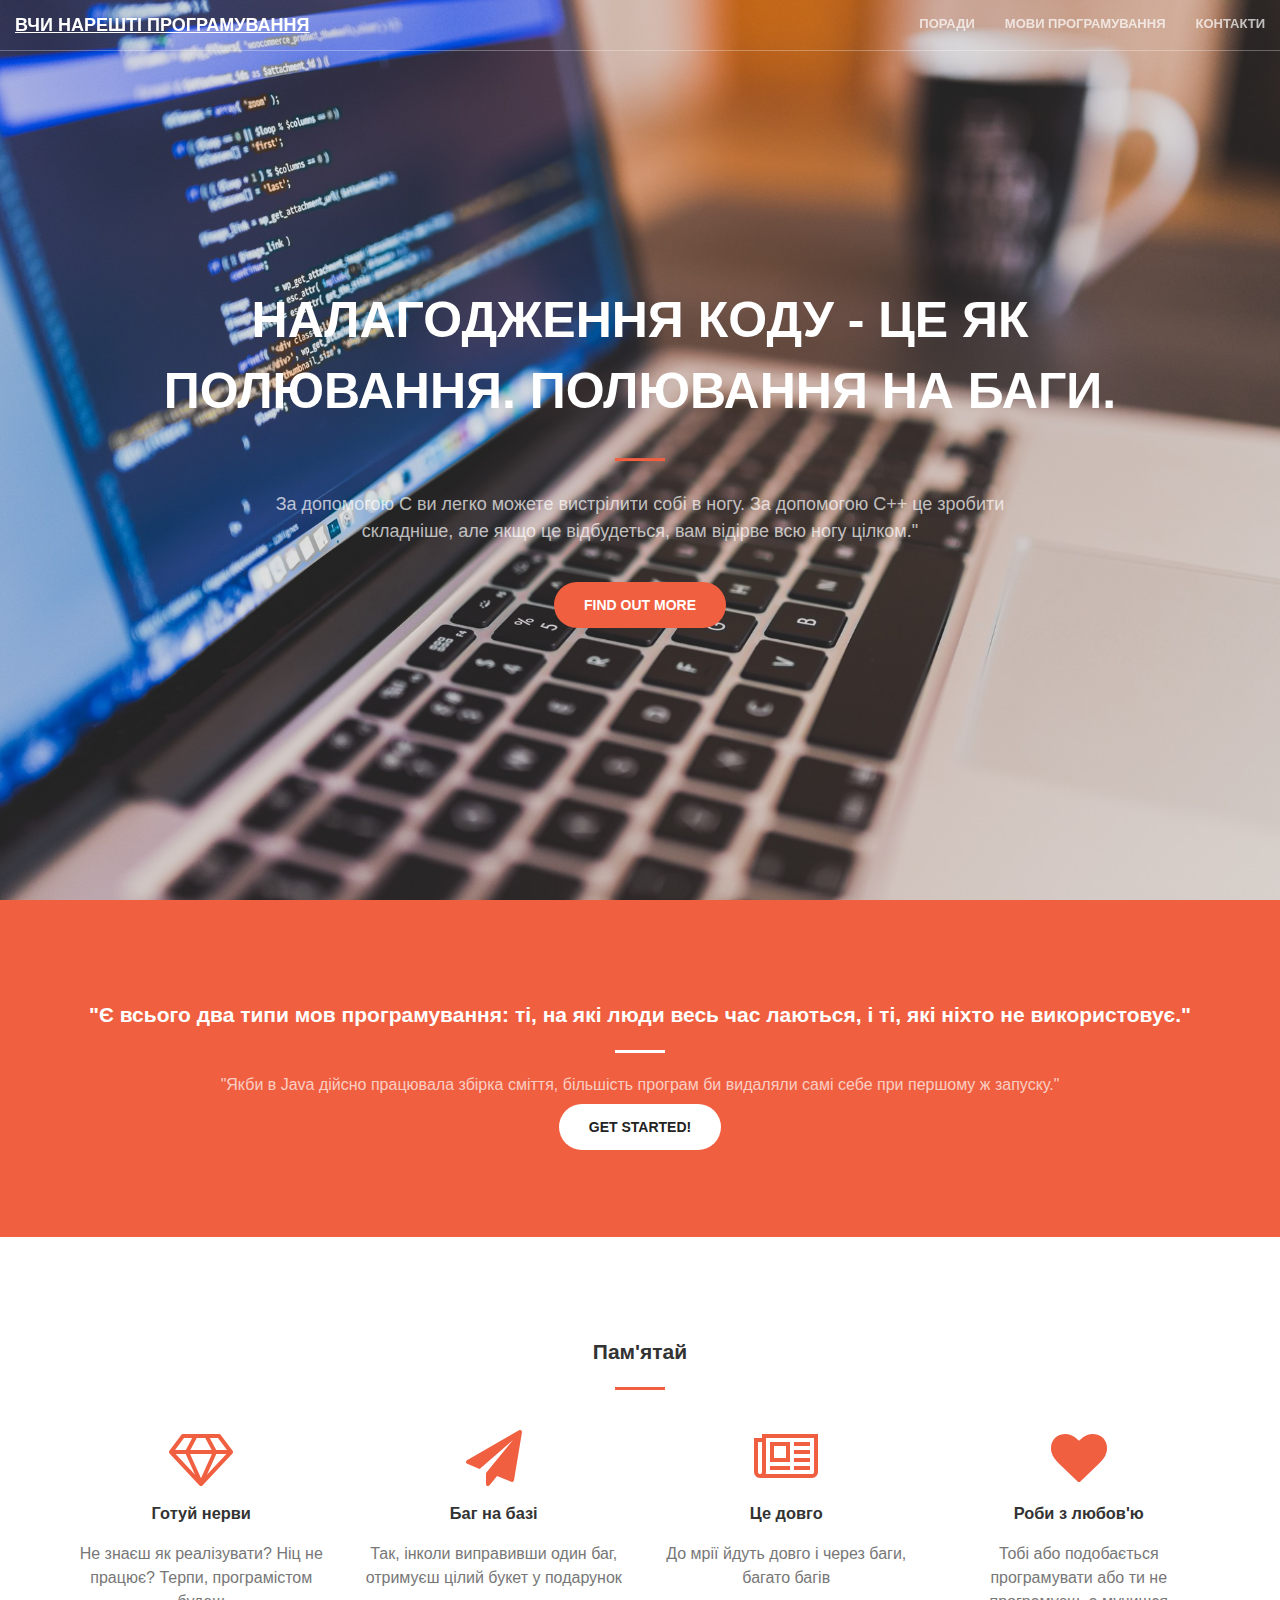
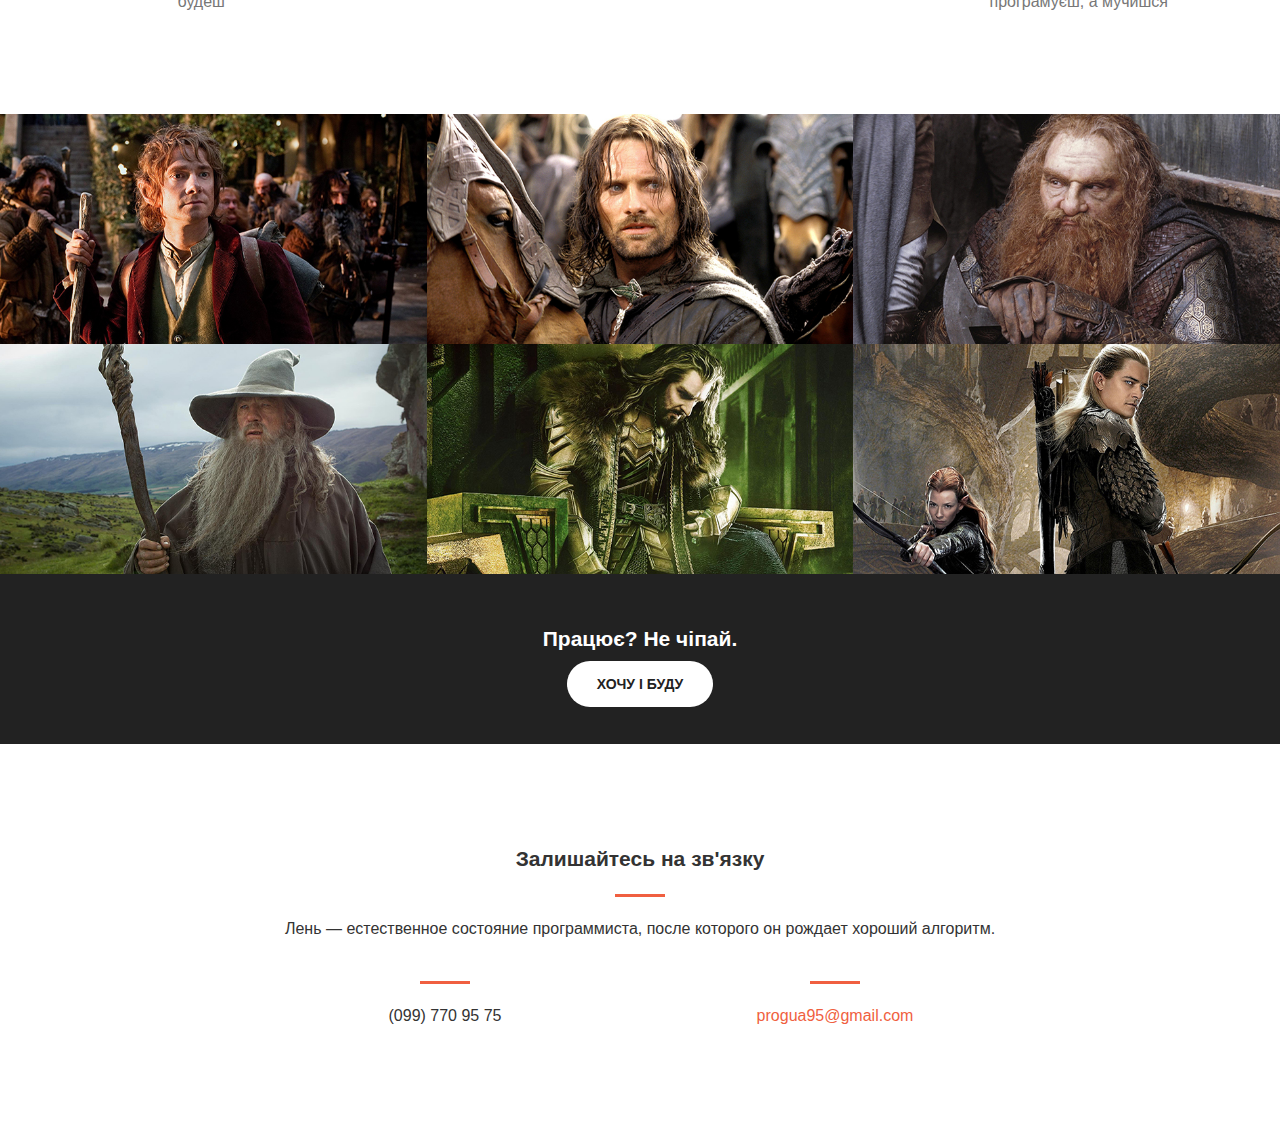
<file: index.html>
<html>
<head>
    <title>ProgramerLite</title>
    <meta charset="utf-8">
    <meta name="viewport" content="width=device-width, initial-scale=1">
    <meta name="description" content="Go and work">
    <meta name="author" content="Bendasyuk">
    <meta name="keywords" content = "С++,С#,Java,JavaScript,Python,C"> 

    <!-- CSS -->
    <link href="css/block/css/blocks.css" rel="stylesheet">
    <!-- Шрифти -->
    <link href="css/font/css/font.css" rel="stylesheet" type="text/css">
    <link href="css/creative.css" rel="stylesheet">
</head>

<body id="page-top" onload="start()" onscroll="nav-color()">
    
    <!-- Навігація по сайту -->
    <nav id="mainNav" class="navbar navbar-default navbar-fixed-top">
        <div class="container-fluid" id="nav-color">
          <div class="navbar-header">
                <a class="navbar-brand page-scroll" href="#page-top">Вчи нарешті програмування</a>
            </div>
            <div>
                <ul class="nav navbar-nav navbar-right">
                    <li>
                        <a href="#services"> Поради </a>
                    </li>
                    <li>
                        <a href="#portfolio"> Мови програмування </a>
                    </li>
                    <li>
                        <a href="#contact"> Контакти </a>
                    </li>
                </ul>
            </div>
          </div>
    </nav>

    <header id="header-image">
        <center>
        <div class="header-content" >
            <div class="header-content-inner">
                <h1 id="homeHeading">Налагодження коду - це як полювання. Полювання на баги.</h1>
                <hr>
                <p>За допомогою C ви легко можете вистрілити собі в ногу. За допомогою C++ це зробити складніше, але якщо це відбудеться, вам відірве всю ногу цілком."</p>
                <a href="#about" class="btn btn-primary btn-xl ">Find Out More</a>
            </div>
        </div>
        </center>   
    </header>

    <section class="bg-primary" id="about">
        <center>
        <div class="container">
            <div class="row">
                <div class="text-center">
                    <h2 class="section-heading">"Є всього два типи мов програмування: ті, на які люди весь час лаються, і ті, які ніхто не використовує."</h2>
                    <hr class="light">
                    <p class="text-faded">"Якби в Java дійсно працювала збірка сміття, більшість програм би видаляли самі себе при першому ж запуску."</p>
                    <a href="#services" class="btn btn-default btn-xl sr-button">Get Started!</a>
                </div>
            </div>
        </div>
        </center>
    </section>

    <section id="services">
        <center>
        <div class="container">
            <div class="row">
                <div class="text-center">
                    <h2 class="section-heading" align="center">Пам'ятай</h2>
                    <hr class="primary">
                </div>
            </div>
        </div>
        <div class="container">
            <div class="row">
                <div class="col-lg-3 col-md-6 text-center">
                    <div class="service-box">
                        <i class="fa fa-4x fa-diamond text-primary sr-icons"></i>
                        <h3>Готуй нерви</h3>
                        <p class="text-muted">Не знаєш як реалізувати? Ніц не працює? Терпи, програмістом будеш</p>
                    </div>
                </div>
                <div class="col-lg-3 col-md-6 text-center">
                    <div class="service-box">
                        <i class="fa fa-4x fa-paper-plane text-primary sr-icons"></i>
                        <h3>Баг на базі</h3>
                        <p class="text-muted">Так, інколи виправивши один баг, отримуєш цілий букет у подарунок</p>
                    </div>
                </div>
                <div class="col-lg-3 col-md-6 text-center">
                    <div class="service-box">
                        <i class="fa fa-4x fa-newspaper-o text-primary sr-icons"></i>
                        <h3>Це довго</h3>
                        <p class="text-muted">До мрії йдуть довго і через баги, багато багів</p>
                    </div>
                </div>
                <div class="col-lg-3 col-md-6 text-center">
                    <div class="service-box">
                        <i class="fa fa-4x fa-heart text-primary sr-icons"></i>
                        <h3>Роби з любов'ю</h3>
                        <p class="text-muted">Тобі або подобається програмувати або ти не програмуєш, а мучишся</p>
                    </div>
                </div>
            </div>
        </div>
            </center>
    </section>

    <section class="no-padding" id="portfolio">
        <div class="container-fluid">
            <div class="row no-gutter popup-gallery">
                <div class="col-lg-4 col-sm-6">
                    <a href="%D0%A1++.html" class="portfolio-box">
                        <img src="img/portfolio/thumbnails/1.jpg" class="img-responsive" alt="">
                        <div class="portfolio-box-caption">
                            <div class="portfolio-box-caption-content">
                                <div class="project-category text-faded">
                                    Мова програмування
                                </div>
                                <div class="project-name">
                                    C++
                                </div>
                            </div>
                        </div>
                    </a>
                </div>
                <div class="col-lg-4 col-sm-6">
                    <a href="Java.html" class="portfolio-box">
                        <img src="img/portfolio/thumbnails/2.jpg" class="img-responsive" alt="">
                        <div class="portfolio-box-caption">
                            <div class="portfolio-box-caption-content">
                                <div class="project-category text-faded">
                                    Мова програмування
                                </div>
                                <div class="project-name">
                                    Java
                                </div>
                            </div>
                        </div>
                    </a>
                </div>
                <div class="col-lg-4 col-sm-6">
                    <a href="C.html" class="portfolio-box">
                        <img src="img/portfolio/thumbnails/3.jpg" class="img-responsive" alt="">
                        <div class="portfolio-box-caption">
                            <div class="portfolio-box-caption-content">
                                <div class="project-category text-faded">
                                    Мова програмування
                                </div>
                                <div class="project-name">
                                    C
                                </div>
                            </div>
                        </div>
                    </a>
                </div>
                <div class="col-lg-4 col-sm-6">
                    <a href="Csharp.html" class="portfolio-box">
                        <img src="img/portfolio/thumbnails/4.jpg" class="img-responsive" >
                        <div class="portfolio-box-caption">
                            <div class="portfolio-box-caption-content">
                                <div class="project-category text-faded">
                                    Мова програмування
                                </div>
                                <div class="project-name">
                                    С#
                                </div>
                            </div>
                        </div>
                    </a>
                </div>
                <div class="col-lg-4 col-sm-6">
                    <a href="Pyton.html" class="portfolio-box">
                        <img src="img/portfolio/thumbnails/5.jpg" class="img-responsive" alt="">
                        <div class="portfolio-box-caption">
                            <div class="portfolio-box-caption-content">
                                <div class="project-category text-faded">
                                    Мова програмування
                                </div>
                                <div class="project-name">
                                    Python
                                </div>
                            </div>
                        </div>
                    </a>
                </div>
                <div class="col-lg-4 col-sm-6">
                    <a href="JavaScript.html" class="portfolio-box">
                        <img src="img/portfolio/thumbnails/6.jpg" class="img-responsive" alt="">
                        <div class="portfolio-box-caption">
                            <div class="portfolio-box-caption-content">
                                <div class="project-category text-faded">
                                    Мова програмування
                                </div>
                                <div class="project-name">
                                    JavaScript
                                </div>
                            </div>
                        </div>
                    </a>
                </div>
            </div>
        </div>
    </section>

    <aside class="bg-dark">
        <center>
        <div class="container text-center">
            <div class="call-to-action">
                <h2>Працює? Не чіпай.</h2>
                <a href="" class="btn btn-default btn-xl sr-button"> Хочу і буду </a>
            </div>
        </div>
        </center>
    </aside>

    <section id="contact">
        <center>
        <div class="container">
            <div class="row">
                <div class="col-lg-8 col-lg-offset-2 text-center">
                    <h2 class="section-heading">Залишайтесь на зв'язку</h2>
                    <hr class="primary">
                 <p> Лень — естественное состояние программиста, после которого он рождает хороший алгоритм.</p>
                </div>
                <div class="col-lg-4 col-lg-offset-2 text-center">
                    <hr class="primary">
                    <i class="fa fa-phone fa-3x sr-contact"></i>
                    <p>(099) 770 95 75</p>
                </div>
                <div class="col-lg-4 text-center">
                    <i class="fa fa-envelope-o fa-3x sr-contact"></i>
                    <hr class="primary">
                    <p><a href="mailto:progua95@gmail.com">progua95@gmail.com</a></p>
                </div>
            </div>
        </div>
        </center>
    </section>

    <!-- Theme JavaScript -->

    <script type="text/javascript">
        function start() {
            window.setInterval(changeI, 3000);
    
        }
       var elem;
            
        function changeI(){
            if(elem==1){
              window.document.getElementById("header-image").style.backgroundImage="url(img/header.jpg)";
               elem=2; 
            }
            else{
                if(elem==2){
                  window.document.getElementById("header-image").style.backgroundImage="url(img/header2.jpg)";
                elem=3;
                } else
                    {
                 window.document.getElementById("header-image").style.backgroundImage="url(img/header3.jpeg)" ; 
                        elem=1;
                    }
            }
       }
</script>
    
    <script type="text/javascript">
   // function nav-color()
   //     {
   // window.document.getElementsByClassName("container-fluid").style.backgroundColor="#F05F40"; 
   //      }    
    </script>
    

    <script type="text/javascript">
        window.onscroll = function(){
            var html = document.documentElement, body = document.body;
            var BgcStyle = document.getElementsByClassName('container-fluid').style;
            if(html.scrollTop>899||body.scrollTop>899) { //alert(BgcStyle);
                document.getElementById("nav-color").style.backgroundColor="#F05F40";
            } 
           else
            document.getElementById("nav-color").style.backgroundColor="#11ffee00";
        }
        
    </script>
    
  </body>
</html>
</file>
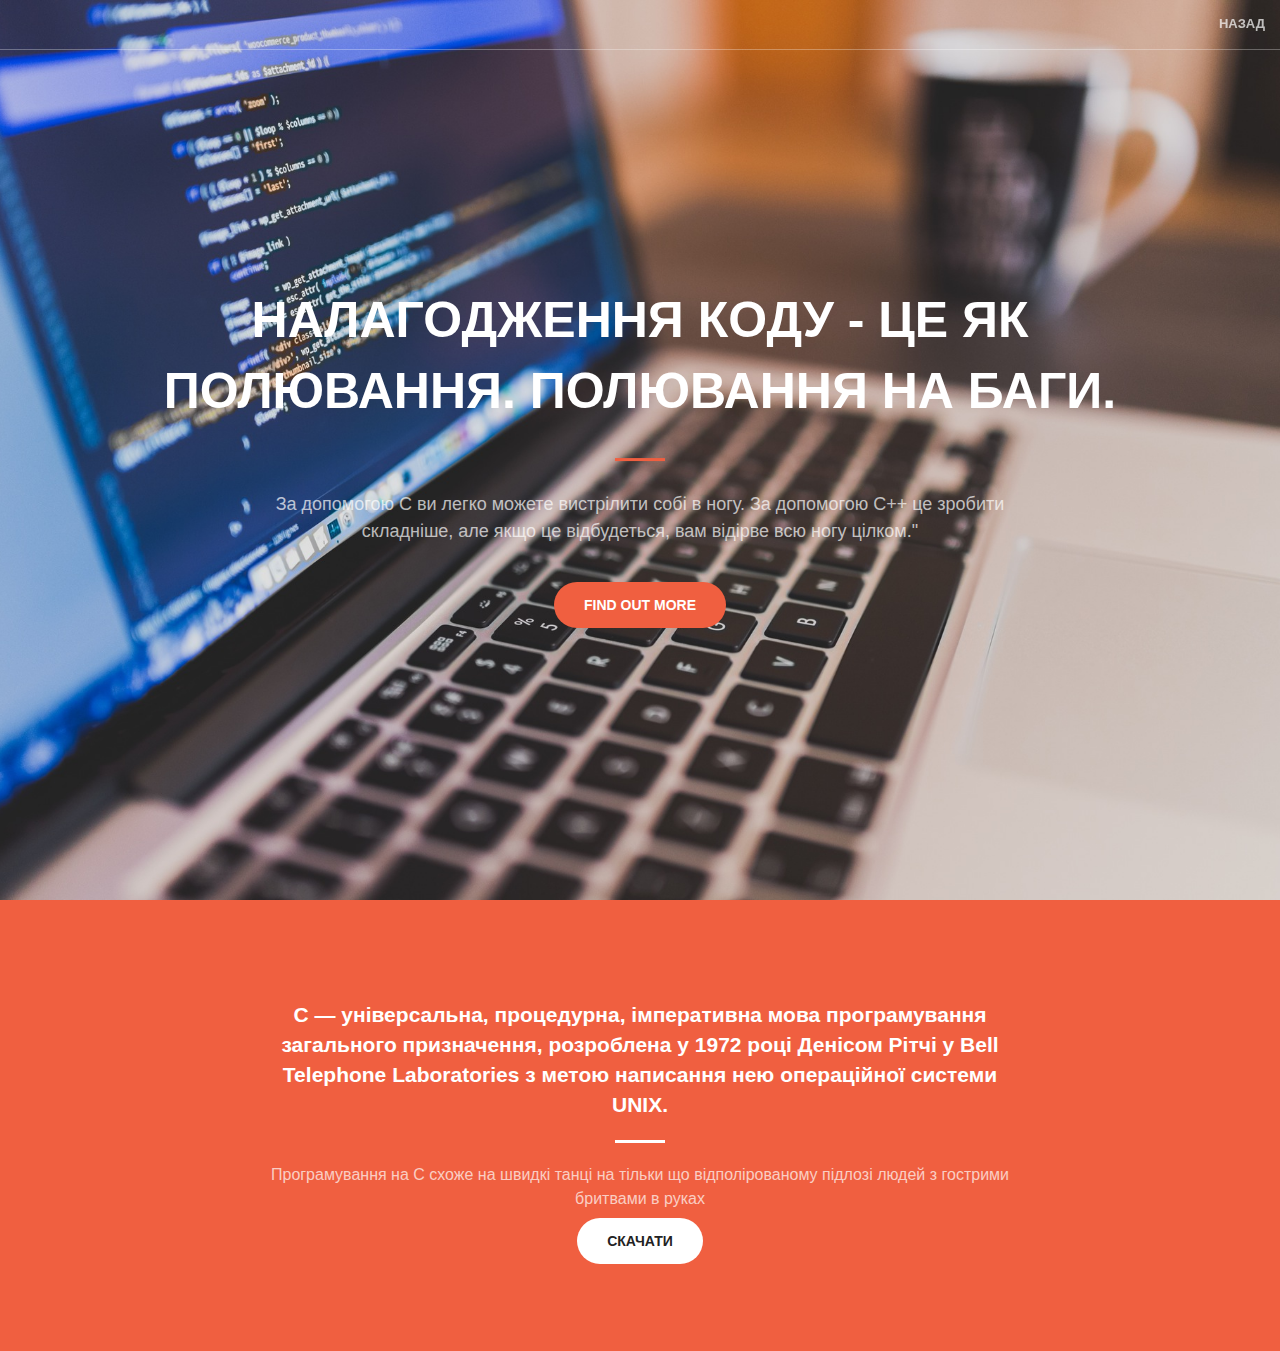
<file: C.html>
<html>
<head>
    <title>С</title>
    <meta charset="utf-8">
    <meta name="viewport" content="width=device-width, initial-scale=1">
    <meta name="description" content="Go and work">
    <meta name="author" content="Bendasyuk">

    <!-- CSS -->
    <link href="css/block/css/blocks.css" rel="stylesheet">
    <!-- Шрифти -->
    <link href="css/font/css/font.css" rel="stylesheet" type="text/css">
    <link href="css/creative.css" rel="stylesheet">
</head>
<body>
       <nav id="mainNav" class="navbar navbar-default navbar-fixed-top">
        <div class="container-fluid">
          <div class="navbar-header">
           </div>
            <div class="collapse navbar-collapse" id="bs-example-navbar-collapse-1">
                <ul class="nav navbar-nav navbar-right">
                    <li>
                        <a class="page-scroll" href="index.html">Назад</a>
                    </li>
                 </ul>
            </div>
          </div>
    </nav>
    
    <header>
        <center>
        <div class="header-content">
            <div class="header-content-inner">
                <h1 id="homeHeading">Налагодження коду - це як полювання. Полювання на баги.</h1>
                <hr>
                <p>За допомогою C ви легко можете вистрілити собі в ногу. За допомогою C++ це зробити складніше, але якщо це відбудеться, вам відірве всю ногу цілком."</p>
                <a href="#about" class="btn btn-primary btn-xl page-scroll">Find Out More</a>
            </div>
        </div>
        </center>   
    </header>

    <section class="bg-primary" id="about">
        <center>
        <div class="container">
            <div class="row">
                <div class="col-lg-8 col-lg-offset-2 text-center">
                    <h2 class="section-heading">C — універсальна, процедурна, імперативна мова програмування загального призначення, розроблена у 1972 році Денісом Рітчі у Bell Telephone Laboratories з метою написання нею операційної системи UNIX.</h2>
                    <hr class="light">
                    <p class="text-faded">Програмування на С схоже на швидкі танці на тільки що відполірованому підлозі людей з гострими бритвами в руках</p>
                    <a href="C++.pdf" download class="btn btn-default btn-xl sr-button">Скачати</a>
                </div>
            </div>
        </div>
        </center>
    </section>

</body>
</html>
</file>
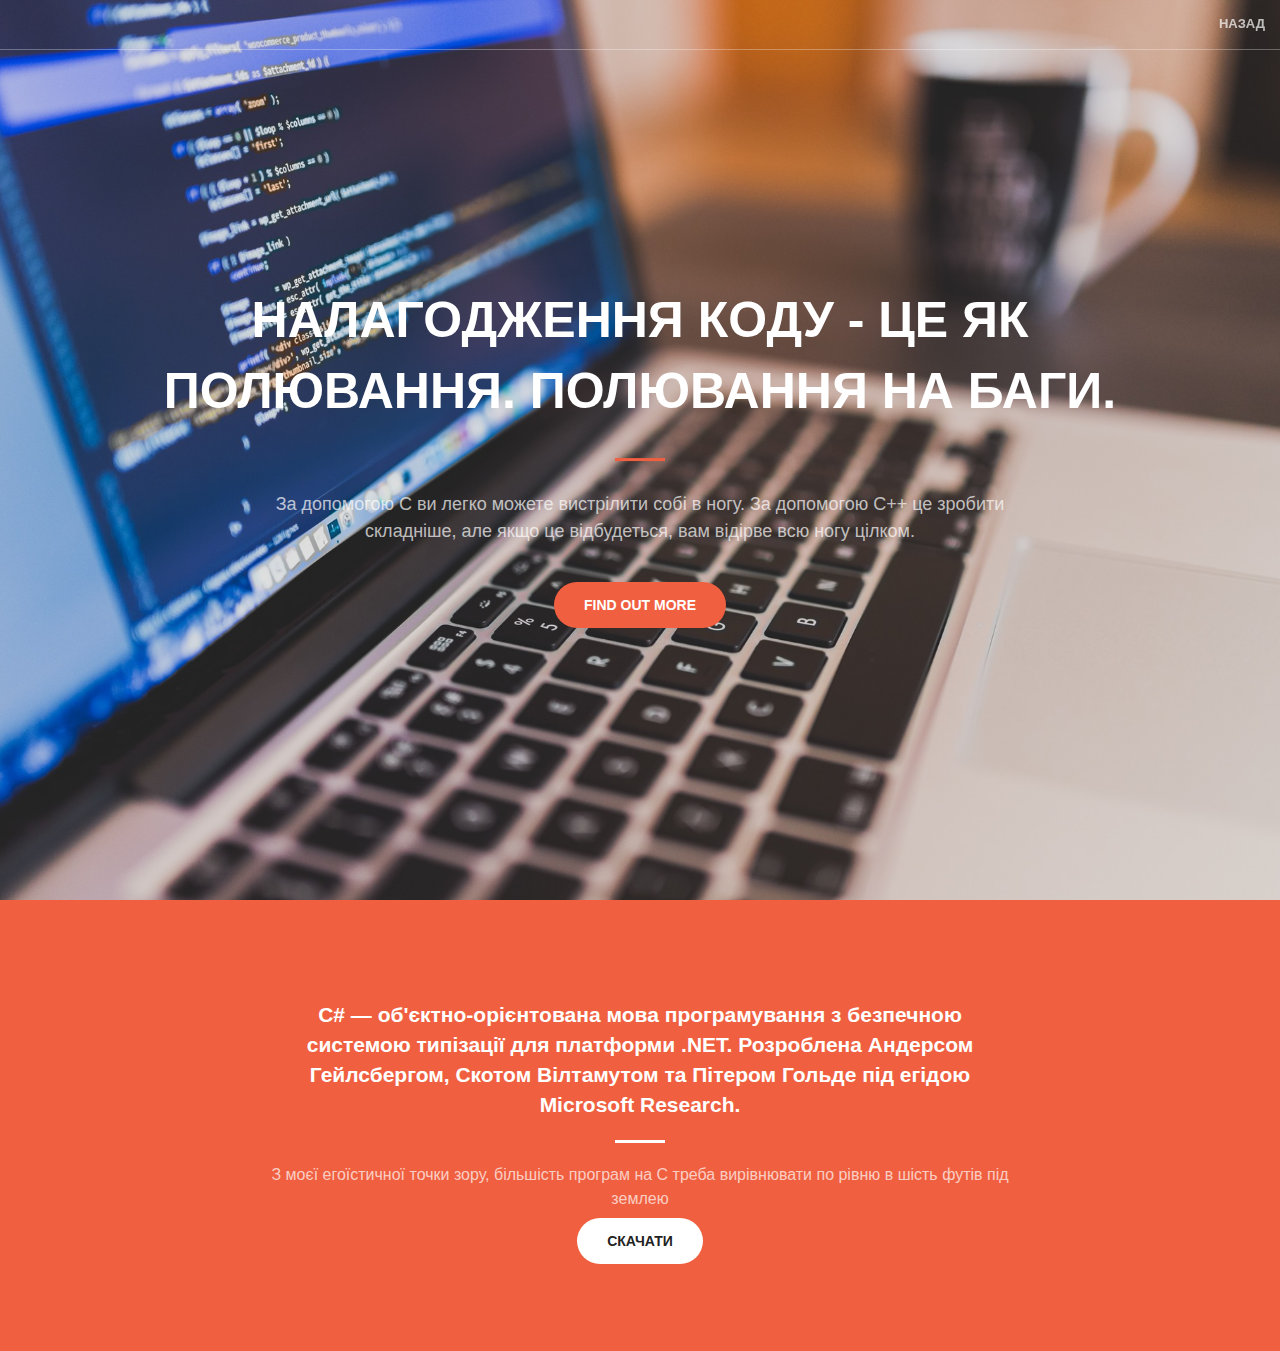
<file: Csharp.html>
<html>
<head>
    <title>С#</title>
    <meta charset="utf-8">
    <meta name="viewport" content="width=device-width, initial-scale=1">
    <meta name="description" content="Go and work">
    <meta name="author" content="Bendasyuk">

    <!-- CSS -->
    <link href="css/block/css/blocks.css" rel="stylesheet">
    <!-- Шрифти -->
    <link href="css/font/css/font.css" rel="stylesheet" type="text/css">
    <link href="css/creative.css" rel="stylesheet">
</head>

<body>
            <nav id="mainNav" class="navbar navbar-default navbar-fixed-top">
        <div class="container-fluid">
          <div class="navbar-header">
           </div>
            <div class="collapse navbar-collapse" id="bs-example-navbar-collapse-1">
                <ul class="nav navbar-nav navbar-right">
                    <li>
                        <a class="page-scroll" href="index.html">Назад</a>
                    </li>
                 </ul>
            </div>
          </div>
    </nav>
  
    <header>
        <center>
        <div class="header-content">
            <div class="header-content-inner">
                <h1 id="homeHeading">Налагодження коду - це як полювання. Полювання на баги.</h1>
                <hr>
                <p>За допомогою C ви легко можете вистрілити собі в ногу. За допомогою C++ це зробити складніше, але якщо це відбудеться, вам відірве всю ногу цілком.</p>
                <a href="#about" class="btn btn-primary btn-xl page-scroll">Find Out More</a>
            </div>
        </div>
        </center>   
    </header>

    <section class="bg-primary" id="about">
        <center>
        <div class="container">
            <div class="row">
                <div class="col-lg-8 col-lg-offset-2 text-center">
                    <h2 class="section-heading">C# — об'єктно-орієнтована мова програмування з безпечною системою типізації для платформи .NET. Розроблена Андерсом Гейлсбергом, Скотом Вілтамутом та Пітером Гольде під егідою Microsoft Research.</h2>
                    <hr class="light">
                    <p class="text-faded">З моєї егоїстичної точки зору, більшість програм на C треба вирівнювати по рівню в шість футів під землею</p>
                    <a href="C++.pdf" download class="page-scroll btn btn-default btn-xl sr-button">Скачати</a>
                </div>
            </div>
        </div>
        </center>
    </section>
</body>
</html>
</file>
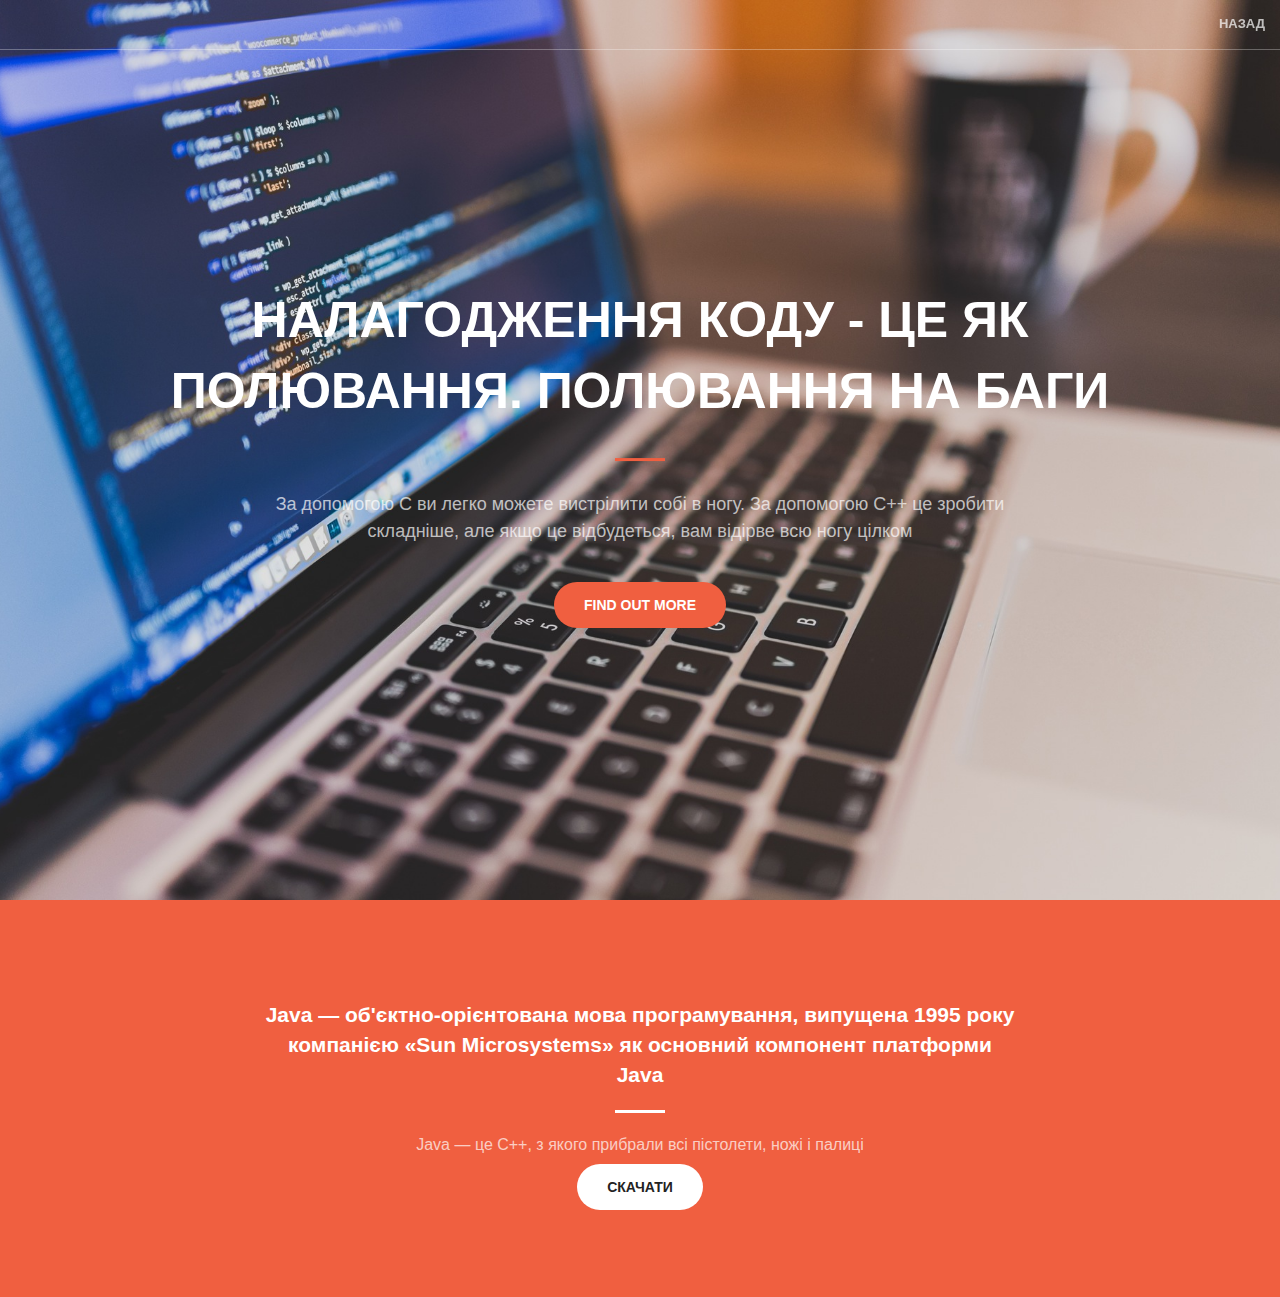
<file: Java.html>
<html>
<head>
    <title>Java</title>
    <meta charset="utf-8">
    <meta name="viewport" content="width=device-width, initial-scale=1">
    <meta name="description" content="Go and work">
    <meta name="author" content="Bendasyuk">

    <!-- Bootstrap Core CSS -->
    <link href="css/block/css/blocks.css" rel="stylesheet">
    <!-- Custom Fonts -->
    <link href="css/font/css/font.css" rel="stylesheet" type="text/css">
    <link href="css/creative.css" rel="stylesheet">
</head>

<body>
    
       <nav id="mainNav" class="navbar navbar-default navbar-fixed-top">
        <div class="container-fluid">
          <div class="navbar-header">
           </div>
            <div class="collapse navbar-collapse" id="bs-example-navbar-collapse-1">
                <ul class="nav navbar-nav navbar-right">
                    <li>
                        <a class="page-scroll" href="index.html">Назад</a>
                    </li>
                 </ul>
            </div>
          </div>
    </nav>

    <header>
        <center>
        <div class="header-content">
            <div class="header-content-inner">
                <h1 id="homeHeading">Налагодження коду - це як полювання. Полювання на баги</h1>
                <hr>
                <p>За допомогою C ви легко можете вистрілити собі в ногу. За допомогою C++ це зробити складніше, але якщо це відбудеться, вам відірве всю ногу цілком</p>
                <a href="#about" class="btn btn-primary btn-xl page-scroll">Find Out More</a>
            </div>
        </div>
        </center>   
    </header>

    <section class="bg-primary" id="about">
        <center>
        <div class="container">
            <div class="row">
                <div class="col-lg-8 col-lg-offset-2 text-center">
                    <h2 class="section-heading">Java — об'єктно-орієнтована мова програмування, випущена 1995 року компанією «Sun Microsystems» як основний компонент платформи Java</h2>
                    <hr class="light">
                    <p class="text-faded">Java — це C++, з якого прибрали всі пістолети, ножі і палиці</p>
                    <a href="Java.pdf" download class=" btn btn-default btn-xl sr-button">Скачати</a>
                </div>
            </div>
        </div>
        </center>
    </section>

</body>
</html>
</file>
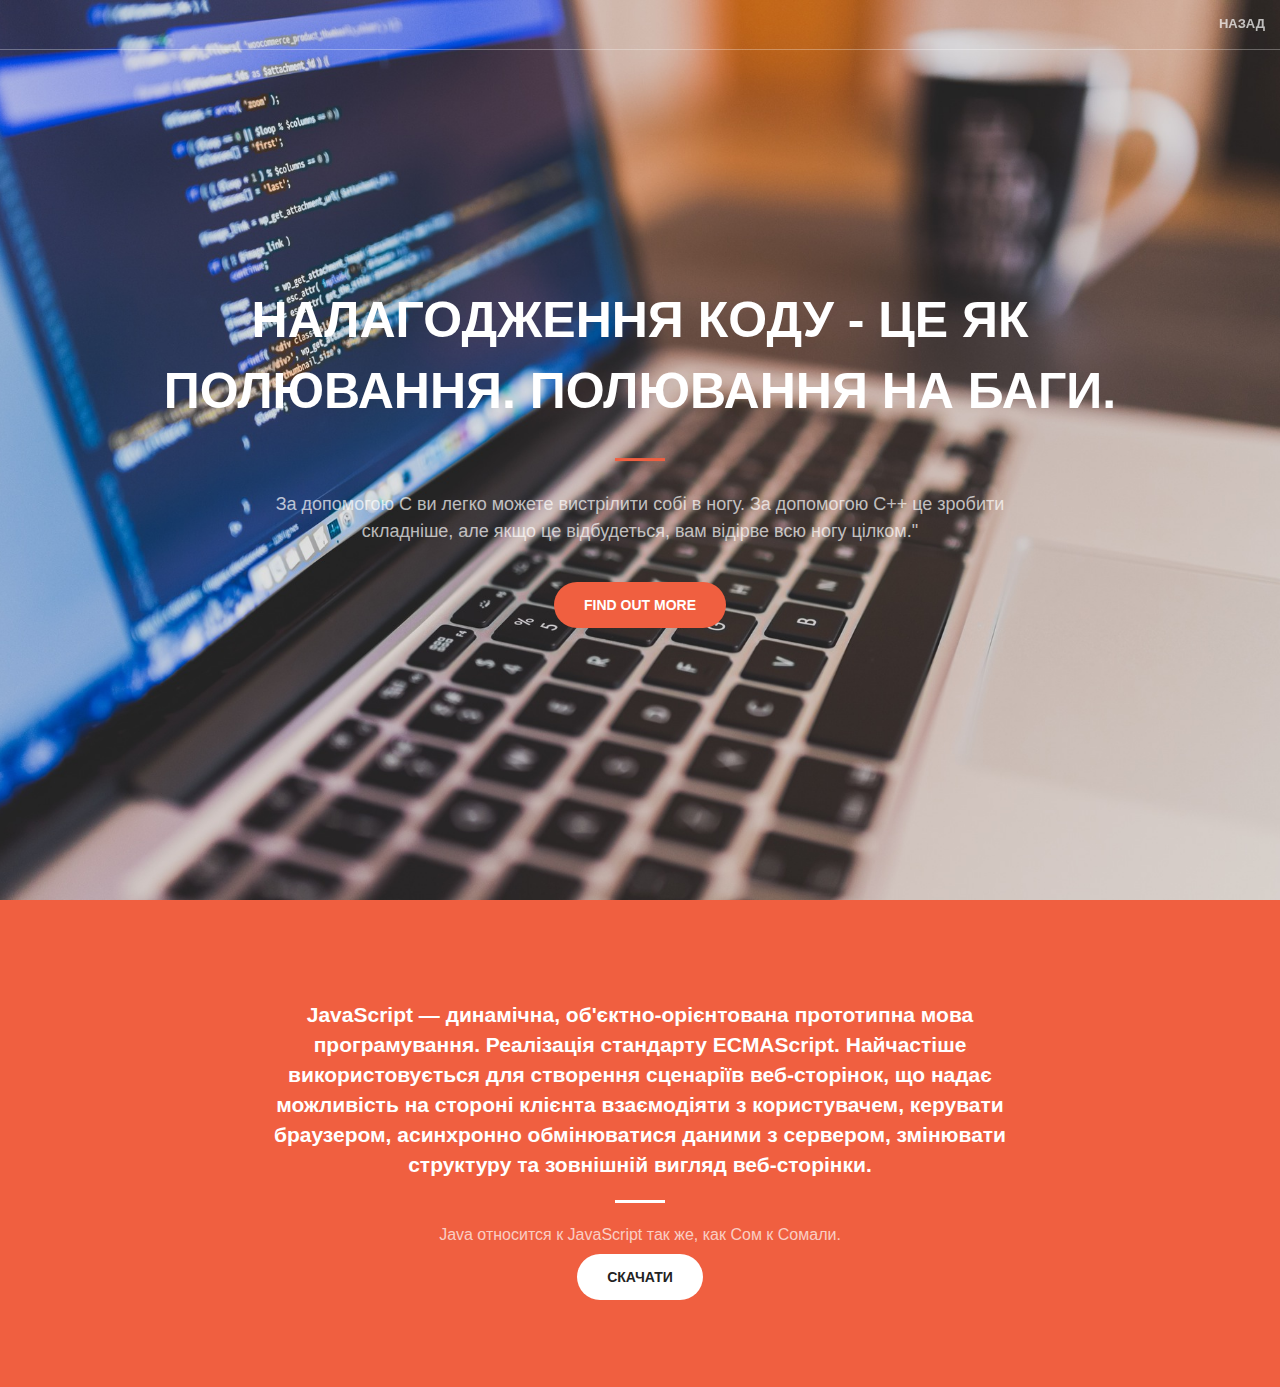
<file: JavaScript.html>
<html>
<head>
    <title>JavaScript</title>
    <meta charset="utf-8">
    <meta name="viewport" content="width=device-width, initial-scale=1">
    <meta name="description" content="Go and work">
    <meta name="author" content="Bendasyuk">

    <!-- Bootstrap Core CSS -->
    <link href="css/block/css/blocks.css" rel="stylesheet">
    <!-- Custom Fonts -->
    <link href="css/font/css/font.css" rel="stylesheet" type="text/css">
    <link href="css/creative.css" rel="stylesheet">
</head>

<body>
        <nav id="mainNav" class="navbar navbar-default navbar-fixed-top">
        <div class="container-fluid">
          <div class="navbar-header">
           </div>
            <div class="collapse navbar-collapse" id="bs-example-navbar-collapse-1">
                <ul class="nav navbar-nav navbar-right">
                    <li>
                        <a class="page-scroll" href="index.html">Назад</a>
                    </li>
                 </ul>
            </div>
          </div>
    </nav>
    
    <header>
        <center>
        <div class="header-content">
            <div class="header-content-inner">
                <h1 id="homeHeading">Налагодження коду - це як полювання. Полювання на баги.</h1>
                <hr>
                <p>За допомогою C ви легко можете вистрілити собі в ногу. За допомогою C++ це зробити складніше, але якщо це відбудеться, вам відірве всю ногу цілком."</p>
                <a href="#about" class="btn btn-primary btn-xl page-scroll">Find Out More</a>
            </div>
        </div>
        </center>   
    </header>

    <section class="bg-primary" id="about">
        <center>
        <div class="container">
            <div class="row">
                <div class="col-lg-8 col-lg-offset-2 text-center">
                    <h2 class="section-heading">JavaScript — динамічна, об'єктно-орієнтована прототипна мова програмування. Реалізація стандарту ECMAScript. Найчастіше використовується для створення сценаріїв веб-сторінок, що надає можливість на стороні клієнта  взаємодіяти з користувачем, керувати браузером, асинхронно обмінюватися даними з сервером, змінювати структуру та зовнішній вигляд веб-сторінки.</h2>
                    <hr class="light">
                    <p class="text-faded">Java относится к JavaScript так же, как Сом к Сомали.</p>
                    <a href="Java.pdf" download class=" btn btn-default btn-xl sr-button">Скачати</a>
                </div>
            </div>
        </div>
        </center>
    </section>
</body>
</html>
</file>
<file: css/block/css/blocks.css>
html {
  font-family: sans-serif;
  -webkit-text-size-adjust: 100%;
      -ms-text-size-adjust: 100%;
}
body {
  margin: 0;
}
article, aside,details,figcaption,figure,footer,header,hgroup,main,menu,nav,section,summary {
  display: block;
}
audio,canvas,progress,video {
  display: inline-block;
  vertical-align: baseline;
}
audio:not([controls]) {
  display: none;
  height: 0;
}
[hidden],
template {
  display: none;
}
a {
  background-color: transparent;
}
a:active,
a:hover {
  outline: 0;
}
abbr[title] {
  border-bottom: 1px dotted;
}
b,
strong {
  font-weight: bold;
}
dfn {
  font-style: italic;
}
h1 {
  margin: .67em 0;
  font-size: 2em;
}
mark {
  color: #000;
  background: #ff0;
}
small {
  font-size: 80%;
}
sub,
sup {
  position: relative;
  font-size: 75%;
  line-height: 0;
  vertical-align: baseline;
}
sup {
  top: -.5em;
}
sub {
  bottom: -.25em;
}
img {
  border: 0;
}
svg:not(:root) {
  overflow: hidden;
}
figure {
  margin: 1em 40px;
}
hr {
  height: 0;
  -webkit-box-sizing: content-box;
     -moz-box-sizing: content-box;
          box-sizing: content-box;
}
pre {
  overflow: auto;
}
code,
kbd,
pre,
samp {
  font-family: monospace, monospace;
  font-size: 1em;
}

button {
  overflow: visible;
}
button,
select {
  text-transform: none;
}
button,
html input[type="button"],
input[type="reset"],
input[type="submit"] {
  -webkit-appearance: button;
  cursor: pointer;
}
button[disabled],html input[disabled] {
  cursor: default;
}
button::-moz-focus-inner,
input::-moz-focus-inner {
  padding: 0;
  border: 0;
}
input {
  line-height: normal;
}
input[type="checkbox"],
input[type="radio"] {
  -webkit-box-sizing: border-box;
     -moz-box-sizing: border-box;
          box-sizing: border-box;
  padding: 0;
}
input[type="number"]::-webkit-inner-spin-button,
input[type="number"]::-webkit-outer-spin-button {
  height: auto;
}
input[type="search"] {
  -webkit-box-sizing: content-box;
     -moz-box-sizing: content-box;
          box-sizing: content-box;
  -webkit-appearance: textfield;
}
input[type="search"]::-webkit-search-cancel-button,
input[type="search"]::-webkit-search-decoration {
  -webkit-appearance: none;
}
fieldset {
  padding: .35em .625em .75em;
  margin: 0 2px;
  border: 1px solid #c0c0c0;
}
legend {
  padding: 0;
  border: 0;
}
textarea {
  overflow: auto;
}
optgroup {
  font-weight: bold;
}
table {
  border-spacing: 0;
  border-collapse: collapse;
}
td,
th {
  padding: 0;
}

@media print {
  *,
  *:before,
  *:after {
    color: #000 !important;
    text-shadow: none !important;
    background: transparent !important;
    -webkit-box-shadow: none !important;
            box-shadow: none !important;
  }
  a,
  a:visited {
    text-decoration: underline;
  }
  a[href]:after {
    content: " (" attr(href) ")";
  }
  abbr[title]:after {
    content: " (" attr(title) ")";
  }
  a[href^="#"]:after,
  a[href^="javascript:"]:after {
    content: "";
  }
  pre,
  blockquote {
    border: 1px solid #999;

    page-break-inside: avoid;
  }
  thead {
    display: table-header-group;
  }
  tr,
  img {
    page-break-inside: avoid;
  }
  img {
    max-width: 100% !important;
  }
  p,
  h2,
  h3 {
    orphans: 3;
    widows: 3;
  }
  h2,
  h3 {
    page-break-after: avoid;
  }

  .btn > .caret,
  .dropup > .btn > .caret {
    border-top-color: #000 !important;
  }
  .label {
    border: 1px solid #000;
  }
  .table {
    border-collapse: collapse !important;
  }
  .table td,
  .table th {
    background-color: #fff !important;
  }
  .table-bordered th,
  .table-bordered td {
    border: 1px solid #ddd !important;
  }
}

* {
  -webkit-box-sizing: border-box;
     -moz-box-sizing: border-box;
          box-sizing: border-box;
}
*:before,
*:after {
  -webkit-box-sizing: border-box;
     -moz-box-sizing: border-box;
          box-sizing: border-box;
}
html {
  font-size: 10px;
  -webkit-tap-highlight-color: rgba(0, 0, 0, 0);
}
body {
  font-family: "Helvetica Neue", Helvetica, Arial, sans-serif;
  font-size: 14px;
  line-height: 1.42857143;
  color: #333;
  background-color: #fff;
}
input,button,select,textarea {
  font-family: inherit;
  font-size: inherit;
  line-height: inherit;
}
a {
  color: #337ab7;
  text-decoration: none;
}
a:hover,
a:focus {
  color: #23527c;
  text-decoration: underline;
}
a:focus {
  outline: 5px auto -webkit-focus-ring-color;
  outline-offset: -2px;
}
figure {
  margin: 0;
}
img {
  vertical-align: middle;
}
.img-responsive,
.thumbnail > img,
.thumbnail a > img,
.carousel-inner > .item > img,
.carousel-inner > .item > a > img {
  display: block;
  max-width: 100%;
  height: auto;
}
.img-rounded {
  border-radius: 6px;
}
.img-thumbnail {
  display: inline-block;
  max-width: 100%;
  height: auto;
  padding: 4px;
  line-height: 1.42857143;
  background-color: #fff;
  border: 1px solid #ddd;
  border-radius: 4px;
  -webkit-transition: all .2s ease-in-out;
       -o-transition: all .2s ease-in-out;
          transition: all .2s ease-in-out;
}
.img-circle {
  border-radius: 50%;
}
hr {
  margin-top: 20px;
  margin-bottom: 20px;
  border: 0;
  border-top: 1px solid #eee;
}
.sr-only {
  position: absolute;
  width: 1px;
  height: 1px;
  padding: 0;
  margin: -1px;
  overflow: hidden;
  clip: rect(0, 0, 0, 0);
  border: 0;
}
.sr-only-focusable:active,
.sr-only-focusable:focus {
  position: static;
  width: auto;
  height: auto;
  margin: 0;
  overflow: visible;
  clip: auto;
}
[role="button"] {
  cursor: pointer;
}

p {
  margin: 0 0 10px;
}
.lead {
  margin-bottom: 20px;
  font-size: 16px;
  font-weight: 300;
  line-height: 1.4;
}
@media (min-width: 768px) {
  .lead {
    font-size: 21px;
  }
}
small,
.small {
  font-size: 85%;
}
mark,
.mark {
  padding: .2em;
  background-color: #fcf8e3;
}
.text-left {
  text-align: left;
}
.text-right {
  text-align: right;
}
.text-center {
  text-align: center;
}
.text-justify {
  text-align: justify;
}
.text-nowrap {
  white-space: nowrap;
}
.text-lowercase {
  text-transform: lowercase;
}
.text-uppercase {
  text-transform: uppercase;
}
.text-capitalize {
  text-transform: capitalize;
}
.text-muted {
  color: #777;
}
.text-primary {
  color: #337ab7;
}
a.text-primary:hover,
a.text-primary:focus {
  color: #286090;
}
.bg-primary {
  color: #fff;
  background-color: #337ab7;
}
a.bg-primary:hover,
a.bg-primary:focus {
  background-color: #286090;
}
.bg-success {
  background-color: #dff0d8;
}
a.bg-success:hover,
a.bg-success:focus {
  background-color: #c1e2b3;
}
.bg-info {
  background-color: #d9edf7;
}
a.bg-info:hover,
a.bg-info:focus {
  background-color: #afd9ee;
}
.bg-warning {
  background-color: #fcf8e3;
}
a.bg-warning:hover,
a.bg-warning:focus {
  background-color: #f7ecb5;
}
.bg-danger {
  background-color: #f2dede;
}
a.bg-danger:hover,
a.bg-danger:focus {
  background-color: #e4b9b9;
}
.page-header {
  padding-bottom: 9px;
  margin: 40px 0 20px;
  border-bottom: 1px solid #eee;
}
ul,
ol {
  margin-top: 0;
  margin-bottom: 10px;
}
ul ul,
ol ul,
ul ol,
ol ol {
  margin-bottom: 0;
}
.list-unstyled {
  padding-left: 0;
  list-style: none;
}
.list-inline {
  padding-left: 0;
  margin-left: -5px;
  list-style: none;
}
.list-inline > li {
  display: inline-block;
  padding-right: 5px;
  padding-left: 5px;
}
dl {
  margin-top: 0;
  margin-bottom: 20px;
}
dt,
dd {
  line-height: 1.42857143;
}
dt {
  font-weight: bold;
}
dd {
  margin-left: 0;
}
@media (min-width: 768px) {
  .dl-horizontal dt {
    float: left;
    width: 160px;
    overflow: hidden;
    clear: left;
    text-align: right;
    text-overflow: ellipsis;
    white-space: nowrap;
  }
  .dl-horizontal dd {
    margin-left: 180px;
  }
}
abbr[title],
abbr[data-original-title] {
  cursor: help;
  border-bottom: 1px dotted #777;
}
.initialism {
  font-size: 90%;
  text-transform: uppercase;
}
blockquote {
  padding: 10px 20px;
  margin: 0 0 20px;
  font-size: 17.5px;
  border-left: 5px solid #eee;
}
blockquote p:last-child,
blockquote ul:last-child,
blockquote ol:last-child {
  margin-bottom: 0;
}
blockquote footer,
blockquote small,
blockquote .small {
  display: block;
  font-size: 80%;
  line-height: 1.42857143;
  color: #777;
}
blockquote footer:before,
blockquote small:before,
blockquote .small:before {
  content: '\2014 \00A0';
}
.blockquote-reverse,
blockquote.pull-right {
  padding-right: 15px;
  padding-left: 0;
  text-align: right;
  border-right: 5px solid #eee;
  border-left: 0;
}
.blockquote-reverse footer:before,
blockquote.pull-right footer:before,
.blockquote-reverse small:before,
blockquote.pull-right small:before,
.blockquote-reverse .small:before,
blockquote.pull-right .small:before {
  content: '';
}
.blockquote-reverse footer:after,
blockquote.pull-right footer:after,
.blockquote-reverse small:after,
blockquote.pull-right small:after,
.blockquote-reverse .small:after,
blockquote.pull-right .small:after {
  content: '\00A0 \2014';
}
address {
  margin-bottom: 20px;
  font-style: normal;
  line-height: 1.42857143;
}
code,
kbd,
pre,
samp {
  font-family: Menlo, Monaco, Consolas, "Courier New", monospace;
}
code {
  padding: 2px 4px;
  font-size: 90%;
  color: #c7254e;
  background-color: #f9f2f4;
  border-radius: 4px;
}
kbd {
  padding: 2px 4px;
  font-size: 90%;
  color: #fff;
  background-color: #333;
  border-radius: 3px;
  -webkit-box-shadow: inset 0 -1px 0 rgba(0, 0, 0, .25);
          box-shadow: inset 0 -1px 0 rgba(0, 0, 0, .25);
}
kbd kbd {
  padding: 0;
  font-size: 100%;
  font-weight: bold;
  -webkit-box-shadow: none;
          box-shadow: none;
}
pre {
  display: block;
  padding: 9.5px;
  margin: 0 0 10px;
  font-size: 13px;
  line-height: 1.42857143;
  color: #333;
  word-break: break-all;
  word-wrap: break-word;
  background-color: #f5f5f5;
  border: 1px solid #ccc;
  border-radius: 4px;
}
pre code {
  padding: 0;
  font-size: inherit;
  color: inherit;
  white-space: pre-wrap;
  background-color: transparent;
  border-radius: 0;
}
.pre-scrollable {
  max-height: 340px;
  overflow-y: scroll;
}
.container {
  padding-right: 15px;
  padding-left: 15px;
  margin-right: auto;
  margin-left: auto;
}
@media (min-width: 768px) {
  .container {
    width: 750px;
  }
}
@media (min-width: 992px) {
  .container {
    width: 970px;
  }
}
@media (min-width: 1200px) {
  .container {
    width: 1170px;
  }
}
.container-fluid {
  /*  background-color:aliceblue; */
  padding-right: 15px;
  padding-left: 15px;
  margin-right: auto;
  margin-left: auto;
}
.row {
  margin-right: -15px;
  margin-left: -15px;
}
.col-xs-1, .col-sm-1, .col-md-1, .col-lg-1, .col-xs-2, .col-sm-2, .col-md-2, .col-lg-2, .col-xs-3, .col-sm-3, .col-md-3, .col-lg-3, .col-xs-4, .col-sm-4, .col-md-4, .col-lg-4, .col-xs-5, .col-sm-5, .col-md-5, .col-lg-5, .col-xs-6, .col-sm-6, .col-md-6, .col-lg-6, .col-xs-7, .col-sm-7, .col-md-7, .col-lg-7, .col-xs-8, .col-sm-8, .col-md-8, .col-lg-8, .col-xs-9, .col-sm-9, .col-md-9, .col-lg-9, .col-xs-10, .col-sm-10, .col-md-10, .col-lg-10, .col-xs-11, .col-sm-11, .col-md-11, .col-lg-11, .col-xs-12, .col-sm-12, .col-md-12, .col-lg-12 {
  position: relative;
  min-height: 1px;
  padding-right: 15px;
  padding-left: 15px;
}

@media (min-width: 1200px) {
  .col-lg-1, .col-lg-2, .col-lg-3, .col-lg-4, .col-lg-5, .col-lg-6, .col-lg-7, .col-lg-8, .col-lg-9, .col-lg-10, .col-lg-11, .col-lg-12 {
    float: left;
  }
  .col-lg-12 {
    width: 100%;
  }
  .col-lg-11 {
    width: 91.66666667%;
  }
  .col-lg-10 {
    width: 83.33333333%;
  }
  .col-lg-9 {
    width: 75%;
  }
  .col-lg-8 {
    width: 66.66666667%;
  }
  .col-lg-7 {
    width: 58.33333333%;
  }
  .col-lg-6 {
    width: 50%;
  }
  .col-lg-5 {
    width: 41.66666667%;
  }
  .col-lg-4 {
    width: 33.33333333%;
  }
  .col-lg-3 {
    width: 25%;
  }
  .col-lg-2 {
    width: 16.66666667%;
  }
  .col-lg-1 {
    width: 8.33333333%;
  }

  .col-lg-offset-12 {
    margin-left: 100%;
  }
  .col-lg-offset-11 {
    margin-left: 91.66666667%;
  }
  .col-lg-offset-10 {
    margin-left: 83.33333333%;
  }
  .col-lg-offset-9 {
    margin-left: 75%;
  }
  .col-lg-offset-8 {
    margin-left: 66.66666667%;
  }
  .col-lg-offset-7 {
    margin-left: 58.33333333%;
  }
  .col-lg-offset-6 {
    margin-left: 50%;
  }
  .col-lg-offset-5 {
    margin-left: 41.66666667%;
  }
  .col-lg-offset-4 {
    margin-left: 33.33333333%;
  }
  .col-lg-offset-3 {
    margin-left: 25%;
  }
  .col-lg-offset-2 {
    margin-left: 16.66666667%;
  }
  .col-lg-offset-1 {
    margin-left: 8.33333333%;
  }
  .col-lg-offset-0 {
    margin-left: 0;
  }

fieldset {
  min-width: 0;
  padding: 0;
  margin: 0;
  border: 0;
}
legend {
  display: block;
  width: 100%;
  padding: 0;
  margin-bottom: 20px;
  font-size: 21px;
  line-height: inherit;
  color: #333;
  border: 0;
  border-bottom: 1px solid #e5e5e5;
}
label {
  display: inline-block;
  max-width: 100%;
  margin-bottom: 5px;
  font-weight: bold;
}

.caret {
  display: inline-block;
  width: 0;
  height: 0;
  margin-left: 2px;
  vertical-align: middle;
  border-top: 4px dashed;
  border-top: 4px solid \9;
  border-right: 4px solid transparent;
  border-left: 4px solid transparent;
}
.nav {
  padding-left: 0;
  margin-bottom: 0;
  list-style: none;
}
.nav > li {
  position: relative;
  display: block;
}
.nav > li > a {
  position: relative;
  display: block;
  padding: 10px 15px;
}
.nav > li > a:hover,
.nav > li > a:focus {
  text-decoration: none;
  background-color: #eee;
}
.nav > li.disabled > a {
  color: #777;
}
.nav > li.disabled > a:hover,
.nav > li.disabled > a:focus {
  color: #777;
  text-decoration: none;
  cursor: not-allowed;
  background-color: transparent;
}
.nav .open > a,
.nav .open > a:hover,
.nav .open > a:focus {
  background-color: #eee;
  border-color: #337ab7;
}
.nav .nav-divider {
  height: 1px;
  margin: 9px 0;
  overflow: hidden;
  background-color: #e5e5e5;
}
.nav > li > a > img {
  max-width: none;
}
.nav-tabs {
  border-bottom: 1px solid #ddd;
}
.nav-tabs > li {
  float: left;
  margin-bottom: -1px;
}
.nav-tabs > li > a {
  margin-right: 2px;
  line-height: 1.42857143;
  border: 1px solid transparent;
  border-radius: 4px 4px 0 0;
}
.nav-tabs > li > a:hover {
  border-color: #eee #eee #ddd;
}
.nav-tabs > li.active > a,
.nav-tabs > li.active > a:hover,
.nav-tabs > li.active > a:focus {
  color: #555;
  cursor: default;
  background-color: #fff;
  border: 1px solid #ddd;
  border-bottom-color: transparent;
}
.nav-tabs.nav-justified {
  width: 100%;
  border-bottom: 0;
}
.nav-tabs.nav-justified > li {
  float: none;
}
.nav-tabs.nav-justified > li > a {
  margin-bottom: 5px;
  text-align: center;
}
.nav-tabs.nav-justified > .dropdown .dropdown-menu {
  top: auto;
  left: auto;
}
@media (min-width: 768px) {
  .nav-tabs.nav-justified > li {
    display: table-cell;
    width: 1%;
  }
  .nav-tabs.nav-justified > li > a {
    margin-bottom: 0;
  }
}
.nav-tabs.nav-justified > li > a {
  margin-right: 0;
  border-radius: 4px;
}
.nav-tabs.nav-justified > .active > a,
.nav-tabs.nav-justified > .active > a:hover,
.nav-tabs.nav-justified > .active > a:focus {
  border: 1px solid #ddd;
}
@media (min-width: 768px) {
  .nav-tabs.nav-justified > li > a {
    border-bottom: 1px solid #ddd;
    border-radius: 4px 4px 0 0;
  }
  .nav-tabs.nav-justified > .active > a,
  .nav-tabs.nav-justified > .active > a:hover,
  .nav-tabs.nav-justified > .active > a:focus {
    border-bottom-color: #fff;
  }
}
.nav-pills > li {
  float: left;
}
.nav-pills > li > a {
  border-radius: 4px;
}
.nav-pills > li + li {
  margin-left: 2px;
}
.nav-pills > li.active > a,
.nav-pills > li.active > a:hover,
.nav-pills > li.active > a:focus {
  color: #fff;
  background-color: #337ab7;
}
.nav-stacked > li {
  float: none;
}
.nav-stacked > li + li {
  margin-top: 2px;
  margin-left: 0;
}
.nav-justified {
  width: 100%;
}
.nav-justified > li {
  float: none;
}
.nav-justified > li > a {
  margin-bottom: 5px;
  text-align: center;
}
.nav-justified > .dropdown .dropdown-menu {
  top: auto;
  left: auto;
}
@media (min-width: 768px) {
  .nav-justified > li {
    display: table-cell;
    width: 1%;
  }
  .nav-justified > li > a {
    margin-bottom: 0;
  }
}
.nav-tabs-justified {
  border-bottom: 0;
}
.nav-tabs-justified > li > a {
  margin-right: 0;
  border-radius: 4px;
}
.nav-tabs-justified > .active > a,
.nav-tabs-justified > .active > a:hover,
.nav-tabs-justified > .active > a:focus {
  border: 1px solid #ddd;
}
@media (min-width: 768px) {
  .nav-tabs-justified > li > a {
    border-bottom: 1px solid #ddd;
    border-radius: 4px 4px 0 0;
  }
  .nav-tabs-justified > .active > a,
  .nav-tabs-justified > .active > a:hover,
  .nav-tabs-justified > .active > a:focus {
    border-bottom-color: #fff;
  }
}
.tab-content > .tab-pane {
  display: none;
}
.tab-content > .active {
  display: block;
}
.nav-tabs .dropdown-menu {
  margin-top: -1px;
  border-top-left-radius: 0;
  border-top-right-radius: 0;
}
.navbar {
  position: relative;
  min-height: 50px;
  margin-bottom: 20px;
  border: 1px solid transparent;
}
@media (min-width: 768px) {
  .navbar {
    border-radius: 4px;
  }
}
@media (min-width: 768px) {
  .navbar-header {
    float: left;
  }
}

.navbar-fixed-top {
  max-height: 340px;
}
@media (max-device-width: 480px) and (orientation: landscape) {
  .navbar-fixed-top {
    max-height: 200px;
  }
}
.container > .navbar-header,
.container-fluid > .navbar-header, {
  margin-right: -15px;
  margin-left: -15px;

}

.navbar-fixed-top {
  position: fixed;
  right: 0;
  left: 0;
  z-index: 1030;
}
@media (min-width: 768px) {
  .navbar-fixed-top{
    border-radius: 0;
  }
}
.navbar-fixed-top {
  top: 0;
  border-width: 0 0 1px;
}
.navbar-brand {
  float: left;
  height: 50px;
  padding: 15px 15px;
  font-size: 18px;
  line-height: 20px;
}

@media (min-width: 768px) {
  .navbar > .container .navbar-brand,
  .navbar > .container-fluid .navbar-brand {
    margin-left: -15px;
  }
}
.navbar-nav {
  margin: 7.5px -15px;
}

@media (min-width: 768px) {
  .navbar-nav {
    float: left;
    margin: 0;
  }
  .navbar-nav > li {
    float: left;
  }
  .navbar-nav > li > a {
    padding-top: 15px;
    padding-bottom: 15px;
  }
}

@media (min-width: 768px) {
  .navbar-left {
    float: left !important;
  }
  .navbar-right {
    float: right !important;
    margin-right: -15px;
      
  }
  .navbar-right ~ .navbar-right {
    margin-right: 0;
  }
}
.navbar-default {
  background-color: #f8f8f8;
  border-color: #e7e7e7;
}

.clearfix:before,.clearfix:after,.dl-horizontal dd:before,.dl-horizontal dd:after,.container:before,.container:after,.container-fluid:before,.container-fluid:after,.row:before,.row:after,.form-horizontal .form-group:before,.form-horizontal .form-group:after,.btn-toolbar:before,.btn-toolbar:after,.btn-group-vertical > .btn-group:before,.btn-group-vertical > .btn-group:after,.nav:before,.nav:after,.navbar:before,.navbar:after,.navbar-header:before,.navbar-header:after,.navbar-collapse:before,.navbar-collapse:after,.pager:before,.pager:after,.panel-body:before,.panel-body:after,
.modal-header:before,.modal-header:after,.modal-footer:before,.modal-footer:after {
  display: table;
  content: " ";
}
.clearfix:after,.dl-horizontal dd:after,.container:after,.container-fluid:after,.row:after,.form-horizontal .form-group:after,.btn-toolbar:after,.btn-group-vertical > .btn-group:after,.nav:after,.navbar:after,.navbar-header:after,.navbar-collapse:after,.pager:after,.panel-body:after,.modal-header:after,.modal-footer:after {
  clear: both;
}
.center-block {
  display: block;
  margin-right: auto;
  margin-left: auto;
}
.pull-right {
  float: right !important;
}
.pull-left {
  float: left !important;
}
.hide {
  display: none !important;
}
.show {
  display: block !important;
}
.invisible {
  visibility: hidden;
}
.text-hide {
  font: 0/0 a;
  color: transparent;
  text-shadow: none;
  background-color: transparent;
  border: 0;
}
.hidden {
  display: none !important;
}
.affix {
  position: fixed;
}
@-ms-viewport {
  width: device-width;
}
</file>
<file: css/creative.css>
html, body {
  height: 100%;
  width: 100%;
}

body {
  font-family: 'Merriweather', 'Helvetica Neue', Arial, sans-serif;
}

hr {
  border-color: #F05F40;
  border-width: 3px;
  max-width: 50px;
}
hr.light {
  border-color: white;
}

a {
  transition: all 0.35s;
  color: #F05F40;
}

a:hover, a:focus {
  color: #eb3812;
}

h1,h2,h3,h4,h5,h6 {
  font-family: 'Open Sans', 'Helvetica Neue', Arial, sans-serif;
}

p {
  font-size: 16px;
  line-height: 1.5;
  margin-bottom: 20px;
}
.bg-primary {
  background-color: #F05F40;
}
.bg-dark {
  background-color: #222222;
  color: white;
}
.text-faded {
  color: rgba(255, 255, 255, 0.7);
}
section {
  padding: 100px 0;
}
aside {
  padding: 50px 0;
}
.no-padding {
  padding: 0;
}
.navbar-default {
  background-color: white;
  border-color: rgba(34, 34, 34, 0.05);
  font-family: 'Open Sans', 'Helvetica Neue', Arial, sans-serif;
  -webkit-transition: all 0.35s;
  -moz-transition: all 0.35s;
  transition: all 0.35s;
}
.navbar-default .navbar-header {
  color: #F05F40;
  font-family: 'Open Sans', 'Helvetica Neue', Arial, sans-serif;
  font-weight: 700;
  text-transform: uppercase;
}

.navbar-default .navbar-header .navbar-brand:hover,
.navbar-default .navbar-header .navbar-brand:focus {
  color: #eb3812;
}
.navbar-default .navbar-header {
  font-weight: 700;
  font-size: 12px;
  color: #222222;
  text-transform: uppercase;
}
.navbar-default .nav > li > a,
.navbar-default .nav > li > a:focus {
  text-transform: uppercase;
  font-weight: 700;
  font-size: 13px;
  color: #222222;
}
.navbar-default .nav > li > a:hover,
.navbar-default .nav > li > a:focus:hover {
  color: #F05F40;
}
.navbar-default .nav > li.active > a,
.navbar-default .nav > li.active > a:focus {
  color: #F05F40 !important;
  background-color: transparent;
}
.navbar-default .nav > li.active > a:hover,
.navbar-default .nav > li.active > a:focus:hover {
  background-color: transparent;
}
@media (min-width: 768px) {
  .navbar-default {
    background-color: transparent;
    border-color: rgba(255, 255, 255, 0.3);
  }
  .navbar-default .navbar-header .navbar-brand {
    color: rgba(255, 255, 255, 0.7);
      
  }
  .navbar-default .navbar-header .navbar-brand:hover,
  .navbar-default .navbar-header .navbar-brand:focus {
    color: white;
  }
  .navbar-default .nav > li > a,
  .navbar-default .nav > li > a:focus {
    color: rgba(255, 255, 255, 0.7);
  }
  .navbar-default .nav > li > a:hover,
  .navbar-default .nav > li > a:focus:hover {
    color: white;
  }
  .navbar-default.affix {
    background-color: white;
    border-color: rgba(34, 34, 34, 0.05);
  }
  .navbar-default.affix .navbar-header .navbar-brand {
    color: #F05F40;
    font-size: 14px;
  }
  .navbar-default.affix .navbar-header .navbar-brand:hover,
  .navbar-default.affix .navbar-header .navbar-brand:focus {
    color: #eb3812;
  }
  .navbar-default.affix .nav > li > a,
  .navbar-default.affix .nav > li > a:focus {
    color: #222222;
  }
  .navbar-default.affix .nav > li > a:hover,
  .navbar-default.affix .nav > li > a:focus:hover {
    color: #F05F40;
  }
}
header {
  position: relative;
  width: 100%;
  min-height: auto;
  -webkit-background-size: cover;
  -moz-background-size: cover;
  background-size: cover;
  -o-background-size: cover;
  background-position: center;
  background-image: url('../img/header.jpg');
  text-align: center;
  color: white;
}
header .header-content {
  position: relative;
  text-align: center;
  padding: 100px 15px 100px;
  width: 100%;
}
header .header-content .header-content-inner h1 {
  font-weight: 700;
  text-transform: uppercase;
  margin-top: 0;
  margin-bottom: 0;
  font-size: 30px;
}
header .header-content .header-content-inner hr {
  margin: 30px auto;
}
header .header-content .header-content-inner p {
  font-weight: 300;
  color: rgba(255, 255, 255, 0.7);
  font-size: 16px;
  margin-bottom: 50px;
}
@media (min-width: 768px) {
  header {
    min-height: 100%;
  }
  header .header-content {
    position: absolute;
    top: 50%;
    -webkit-transform: translateY(-50%);
    -ms-transform: translateY(-50%);
    transform: translateY(-50%);
    padding: 0 50px;
  }
  header .header-content .header-content-inner {
    max-width: 1000px;
    margin-left: auto;
    margin-right: auto;
  }
  header .header-content .header-content-inner h1 {
    font-size: 50px;
  }
  header .header-content .header-content-inner p {
    font-size: 18px;
    max-width: 80%;
    margin-left: auto;
    margin-right: auto;
  }
}
.section-heading {
  margin-top: 0;
}
.service-box {
  max-width: 400px;
  margin: 50px auto 0;
}
@media (min-width: 992px) {
  .service-box {
    margin: 20px auto 0;
  }
}
.service-box p {
  margin-bottom: 0;
}
.portfolio-box {
  position: relative;
  display: block;
  max-width: 650px;
  margin: 0 auto;
}
.portfolio-box .portfolio-box-caption {
  color: white;
  opacity: 0;
  display: block;
  background: rgba(240, 95, 64, 0.9);
  position: absolute;
  bottom: 0;
  text-align: center;
  width: 100%;
  height: 100%;
  -webkit-transition: all 0.35s;
  -moz-transition: all 0.35s;
  transition: all 0.35s;
}
.portfolio-box .portfolio-box-caption .portfolio-box-caption-content {
  width: 100%;
  text-align: center;
  position: absolute;
  top: 50%;
  transform: translateY(-50%);
}
.portfolio-box .portfolio-box-caption .portfolio-box-caption-content .project-category,
.portfolio-box .portfolio-box-caption .portfolio-box-caption-content .project-name {
  font-family: 'Open Sans', 'Helvetica Neue', Arial, sans-serif;
  padding: 0 15px;
}
.portfolio-box .portfolio-box-caption .portfolio-box-caption-content .project-category {
  text-transform: uppercase;
  font-weight: 600;
  font-size: 14px;
}
.portfolio-box .portfolio-box-caption .portfolio-box-caption-content .project-name {
  font-size: 18px;
}
.portfolio-box:hover .portfolio-box-caption {
  opacity: 1;
}
.portfolio-box:focus {
  outline: none;
}
@media (min-width: 768px) {
  .portfolio-box .portfolio-box-caption .portfolio-box-caption-content .project-category {
    font-size: 16px;
  }
  .portfolio-box .portfolio-box-caption .portfolio-box-caption-content .project-name {
    font-size: 22px;
  }
}
.call-to-action h2 {
  margin: 0 auto 20px;
}
.text-primary {
  color: #F05F40;
}
.no-gutter > [class*='col-'] {
  padding-right: 0;
  padding-left: 0;
}
.btn-default {
  color: #222222;
  background-color: white;
  border-color: white;
  -webkit-transition: all 0.35s;
  -moz-transition: all 0.35s;
  transition: all 0.35s;
}
.btn-default:hover,
.btn-default:focus,
.btn-default.focus,
.btn-default:active,
.btn-default.active,
.open > .dropdown-toggle.btn-default {
  color: #222222;
  background-color: #f2f2f2;
  border-color: #ededed;
}
.btn-default:active,
.btn-default.active,
.open > .dropdown-toggle.btn-default {
  background-image: none;
}
.btn-default.disabled,
.btn-default[disabled],
fieldset[disabled] .btn-default,
.btn-default.disabled:hover,
.btn-default[disabled]:hover,
fieldset[disabled] .btn-default:hover,
.btn-default.disabled:focus,
.btn-default[disabled]:focus,
fieldset[disabled] .btn-default:focus,
.btn-default.disabled.focus,
.btn-default[disabled].focus,
fieldset[disabled] .btn-default.focus,
.btn-default.disabled:active,
.btn-default[disabled]:active,
fieldset[disabled] .btn-default:active,
.btn-default.disabled.active,
.btn-default[disabled].active,
fieldset[disabled] .btn-default.active {
  background-color: white;
  border-color: white;
}
.btn-default .badge {
  color: white;
  background-color: #222222;
}
.btn-primary {
  color: white;
  background-color: #F05F40;
  border-color: #F05F40;
  -webkit-transition: all 0.35s;
  -moz-transition: all 0.35s;
  transition: all 0.35s;
}

.btn-primary:active,
.btn-primary.active,
.open > .dropdown-toggle.btn-primary {
  background-image: none;
}
.btn-primary.disabled,
.btn-primary[disabled],
fieldset[disabled] .btn-primary,
.btn-primary.disabled:hover,
.btn-primary[disabled]:hover,
fieldset[disabled] .btn-primary:hover,
.btn-primary.disabled:focus,
.btn-primary[disabled]:focus,
fieldset[disabled] .btn-primary:focus,
.btn-primary.disabled.focus,
.btn-primary[disabled].focus,
fieldset[disabled] .btn-primary.focus,
.btn-primary.disabled:active,
.btn-primary[disabled]:active,
fieldset[disabled] .btn-primary:active,
.btn-primary.disabled.active,
.btn-primary[disabled].active,
fieldset[disabled] .btn-primary.active {
  background-color: #F05F40;
  border-color: #F05F40;
}
.btn-primary .badge {
  color: #F05F40;
  background-color: white;
}
.btn {
  font-family: 'Open Sans', 'Helvetica Neue', Arial, sans-serif;
  border: none;
  border-radius: 300px;
  font-weight: 700;
  text-transform: uppercase;
}
.btn-xl {
  padding: 15px 30px;
}
::-moz-selection {
  color: white;
  text-shadow: none;
  background: #222222;
}
::selection {
  color: white;
  text-shadow: none;
  background: #222222;
}
img::selection {
  color: white;
  background: transparent;
}
img::-moz-selection {
  color: white;
  background: transparent;
}
</file>
<file: css/font/css/font.css>
@font-face {
  font-family: 'FontAwesome';
  src: url('../fonts/fontawesome-webfont.eot?v=4.6.3');
  src: url('../fonts/fontawesome-webfont.eot?#iefix&v=4.6.3') format('embedded-opentype'), url('../fonts/fontawesome-webfont.woff2?v=4.6.3') format('woff2'), url('../fonts/fontawesome-webfont.woff?v=4.6.3') format('woff'), url('../fonts/fontawesome-webfont.ttf?v=4.6.3') format('truetype'), url('../fonts/fontawesome-webfont.svg?v=4.6.3#fontawesomeregular') format('svg');
  font-weight: normal;
  font-style: normal;
}
.fa {
  display: inline-block;
  font: normal normal normal 14px/1 FontAwesome;
  font-size: inherit;
  text-rendering: auto;
}

.fa-2x {
  font-size: 2em;
}
.fa-3x {
  font-size: 3em;
}
.fa-4x {
  font-size: 4em;
}
.fa-5x {
  font-size: 5em;
}

/* Шрифт Awesome використовує Область приватного користування Unicode (PUA), щоб гарантувати, що читачі екрану не зчитують випадкові символи, що представляють іконки */

.fa-heart:before {
  content: "\f004";
}

.fa-heart-o:before {
  content: "\f08a";
}

.fa-send:before,
.fa-paper-plane:before {
  content: "\f1d8";
}
.fa-send-o:before,
.fa-paper-plane-o:before {
  content: "\f1d9";
}

.fa-newspaper-o:before {
  content: "\f1ea";
}

.fa-diamond:before {
  content: "\f219";
}
</file>
